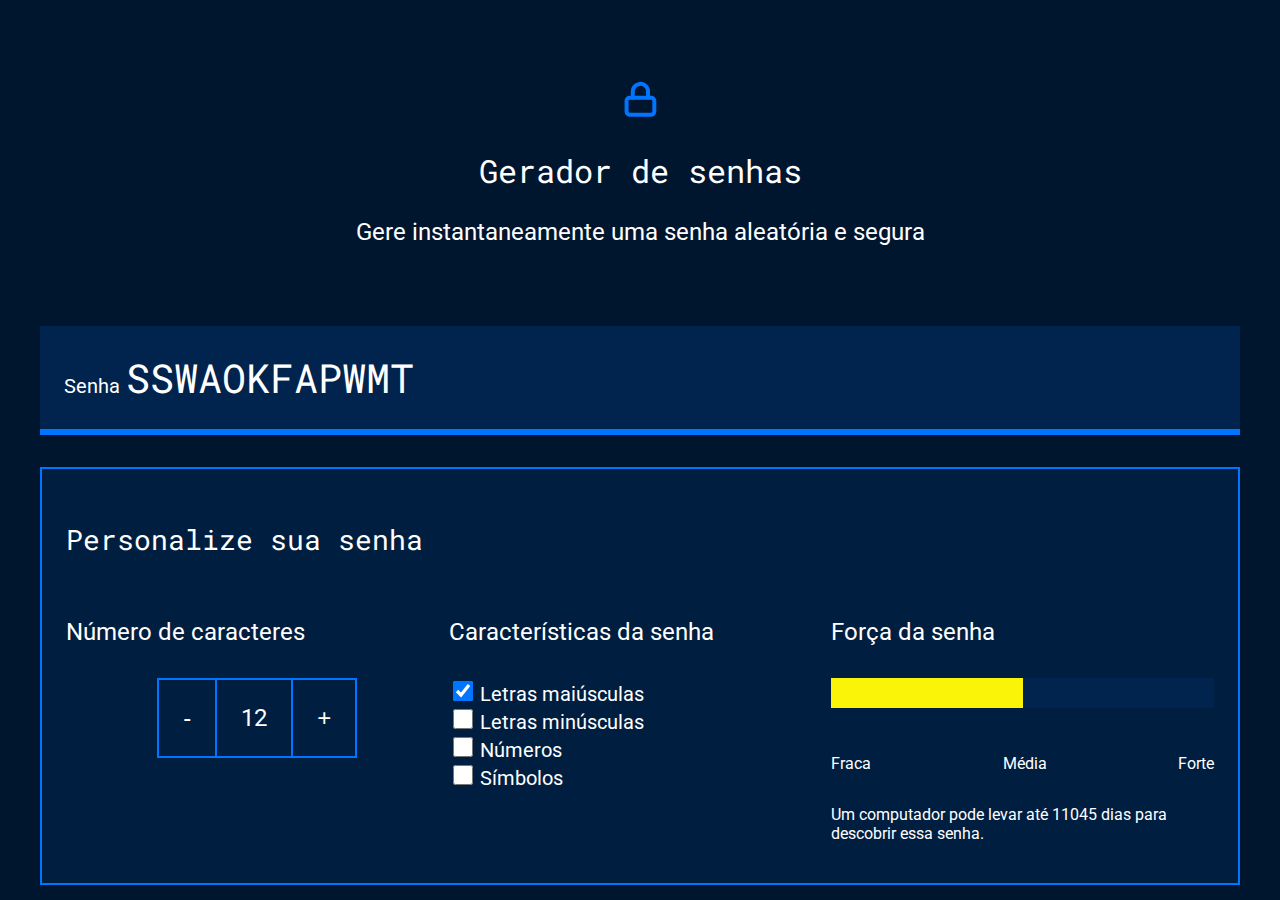
<file: 2tri/geeradorde senhas/index.html>
<!DOCTYPE html>
<html lang="pt-br">

<head>
    <meta charset="UTF-8">
    <meta name="viewport" content="width=device-width, initial-scale=1.0">
    <title>Gerador de senha</title>
    <link rel="stylesheet" href="style.css">
</head>

<body>
    <section class="conteudo">
        <div class="conteudo-titulo">
            <img src="unlock.svg" alt="cadeado fechado">
            <h2 class="titulo-principal">Gerador de senhas</h2>
            <h3 class="titulo-secundario">Gere instantaneamente uma senha aleatória e segura</h3>
        </div>
        <div class="conteudo-senha">
            <label for="senha">Senha</label>
            <input name="senha" type="text" id="campo-senha" readonly>
        </div>
        <div class="parametro">
            <h3 class="parametro-titulo">Personalize sua senha</h3>
            <div class="parametro-coluna__senha">
                <div class="parametro-senha">
                    <h4 class="parametro-senha__titulo">Número de caracteres</h4>
                    <div class="parametro-senha-botoes">
                        <button class="parametro-senha__botao">-</button>
                        <p class="parametro-senha__texto">12</p>
                        <button class="parametro-senha__botao">+</button>
                    </div>
                </div>
                <div class="parametro-senha">
                    <h4 class="parametro-senha__titulo">Características da senha</h4>
                    <div class="parametro-senha-checkbox">
                        <input name="maiusculo" type="checkbox" class="checkbox" checked>
                        <label for="maiusculo">Letras maiúsculas</label>
                    </div>
                    <div class="parametro-senha-checkbox">
                        <input name="minusculo" type="checkbox" class="checkbox">
                        <label for="minusculo">Letras minúsculas</label>
                    </div>
                    <div class="parametro-senha-checkbox">
                        <input name="numero" type="checkbox" class="checkbox">
                        <label for="numero">Números</label>
                    </div>
                    <div class="parametro-senha-checkbox">
                        <input name="simbolo" type="checkbox" class="checkbox">
                        <label for="simbolo">Símbolos</label>
                    </div>
                </div>
                <div class="parametro-senha">
                    <h4 class="parametro-senha__titulo">Força da senha</h4>
                    <div class="barra"></div>
                    <div class="forca fraca"></div>
                    <div class="parametro-senha-textos">
                        <p>Fraca</p>
                        <p>Média</p>
                        <p>Forte</p>
                    </div>
                    <p class="entropia"></p>
                </div>
            </div>
        </div>
    </section>
    <script src="main.js"></script>
</body>

</html>
</file>
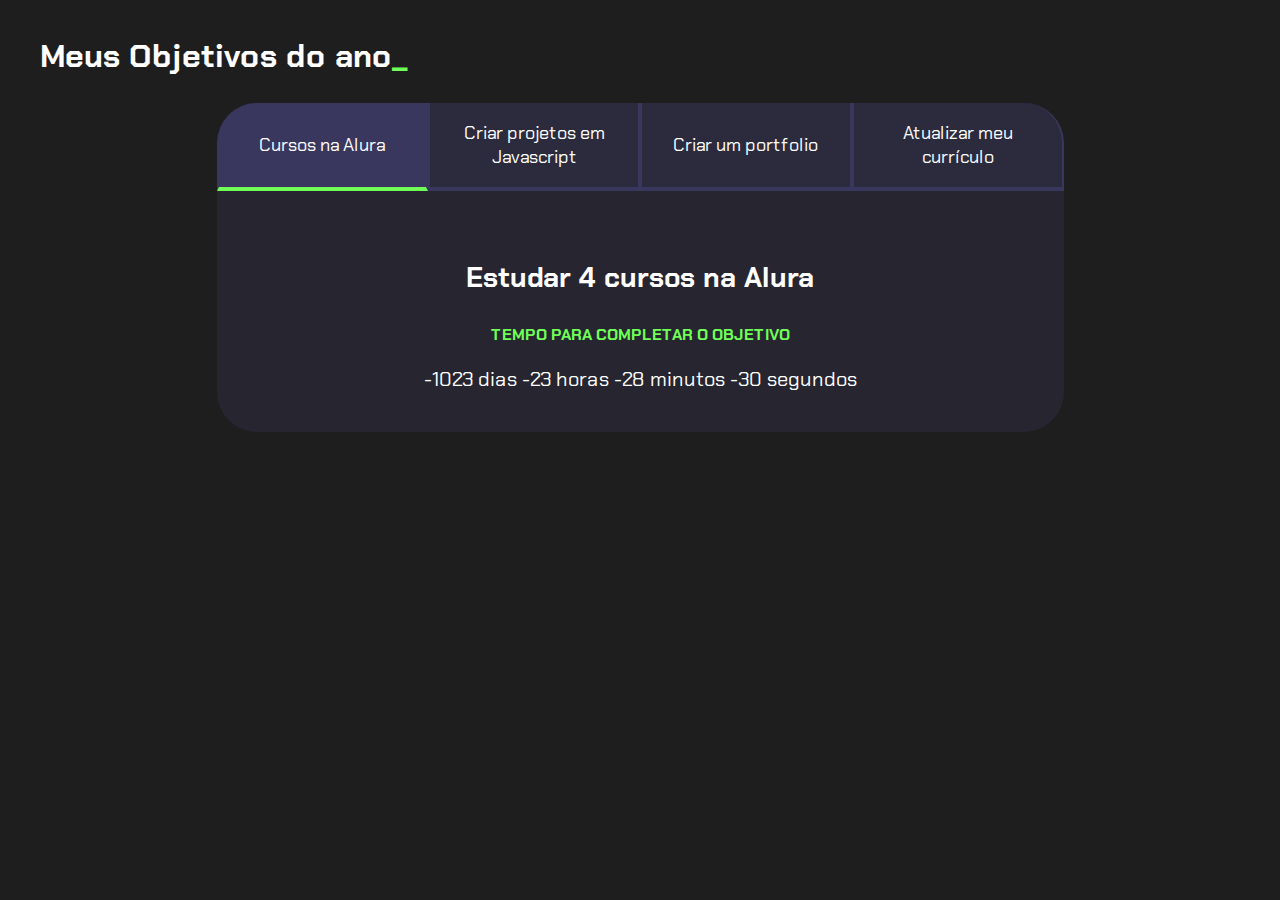
<file: 1tri/projeto2/parte1/js-projeto-de-vida-aula5/index.html>
<!DOCTYPE html>
<html lang="pt-br">

<head>
    <meta charset="UTF-8">
    <meta name="viewport" content="width=device-width, initial-scale=1.0">
    <title>Meus objetivos do ano</title>
    <link rel="stylesheet" href="style.css">
</head>

<body>
    <section class="conteudo-principal">
        <h2 class="titulo-principal">Meus Objetivos do ano<span>_</span></h2>
        <div class="conteudo">
            <div class="botoes">
                <button class="botao ativo">Cursos na Alura</button>
                <button class="botao">Criar projetos em Javascript</button>
                <button class="botao">Criar um portfolio</button>
                <button class="botao">Atualizar meu currículo</button>
            </div>
            <div class="abas-textos">
                <div class="aba-conteudo ativo">
                    <h3 class="aba-conteudo-titulo-principal">Estudar 4 cursos na Alura</h3>
                    <h4 class="aba-conteudo-titulo-secundario">Tempo para completar o objetivo</h4>
                    <div class="contador"></div>
                </div>
                <div class="aba-conteudo">
                    <h3 class="aba-conteudo-titulo-principal">Criar 5 projetos em Javascript</h3>
                    <h4 class="aba-conteudo-titulo-secundario">Tempo para completar o objetivo</h4>
                    <div class="contador"></div>
                </div>
                <div class="aba-conteudo">
                    <h3 class="aba-conteudo-titulo-principal">Criar um portfolio com os meus 3 melhores projetos</h3>
                    <h4 class="aba-conteudo-titulo-secundario">Tempo para completar o objetivo</h4>
                    <div class="contador"></div>
                </div>
                <div class="aba-conteudo">
                    <h3 class="aba-conteudo-titulo-principal">Atualizar meu curriculo com os certificados da Alura</h3>
                    <h4 class="aba-conteudo-titulo-secundario">Tempo para completar o objetivo</h4>
                    <div class="contador"></div>
                </div>
            </div>
        </div>
    </section>
    <script src="main.js"></script>
</body>

</html>
</file>
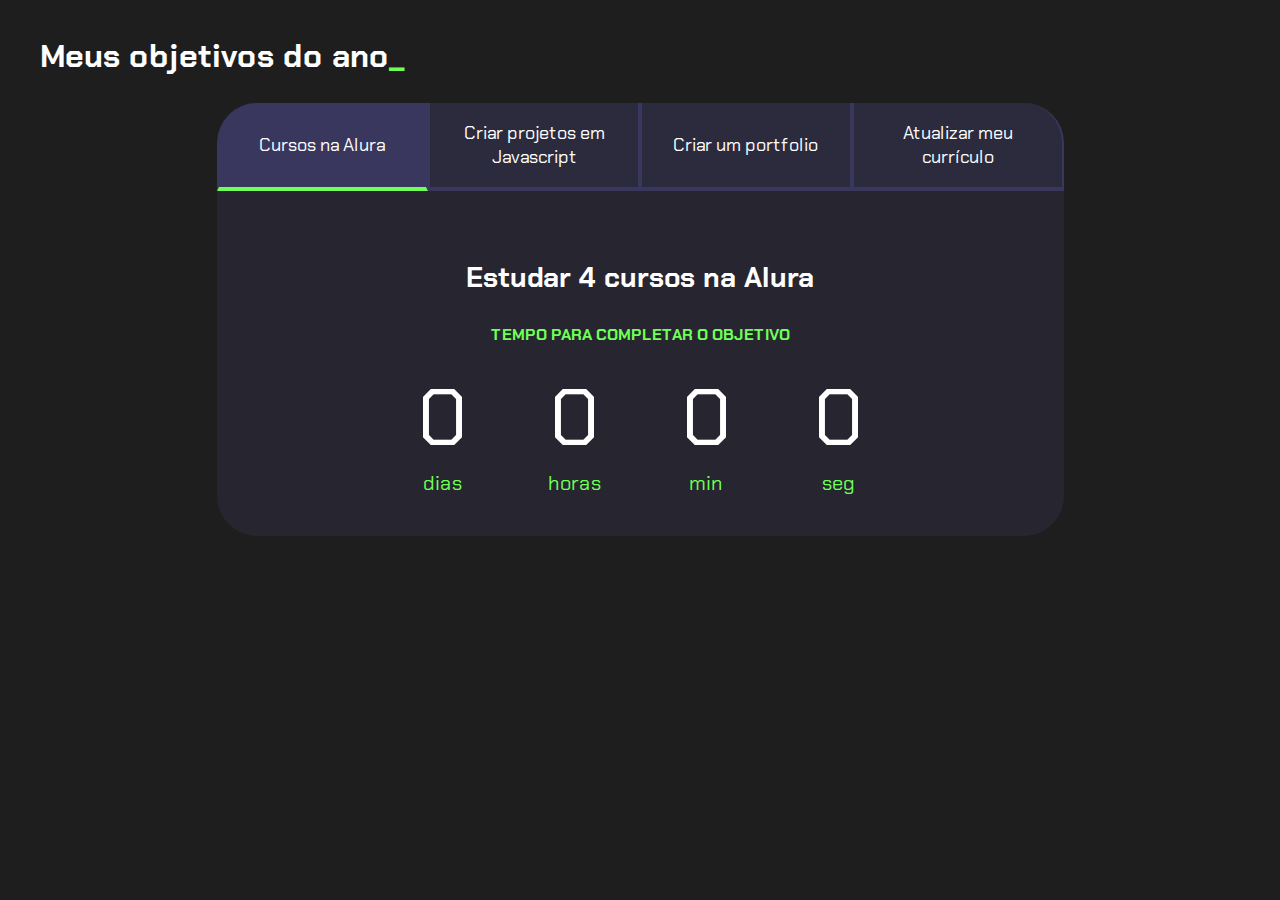
<file: 1tri/projeto2/parte2/js-projeto-de-vida-main/index.html>
<!DOCTYPE html>
<html lang="pt-br">

<head>
    <meta charset="UTF-8">
    <meta name="viewport" content="width=device-width, initial-scale=1.0">
    <title>Meus objetivos do ano</title>
    <link rel="stylesheet" href="style.css">
</head>

<body>
    <section class="conteudo-principal">
        <h2 class="titulo-principal">Meus objetivos do ano<span>_</span></h2>
        <div class="conteudo">
            <div class="botoes">
                <button class="botao ativo">Cursos na Alura</button>
                <button class="botao">Criar projetos em Javascript</button>
                <button class="botao">Criar um portfolio</button>
                <button class="botao">Atualizar meu currículo</button>
            </div>
            <div class="abas-textos">
                <div class="aba-conteudo ativo">
                    <h3 class="aba-conteudo-titulo-principal">Estudar 4 cursos na Alura</h3>
                    <h4 class="aba-conteudo-titulo-secundario">Tempo para completar o objetivo</h4>
                    <div class="contador">
                        <div class="contador-digito">
                            <p class="contador-digito-numero" id="dias0"></p>
                            <p class="contador-digito-texto">dias</p>
                        </div>
                        <div class="contador-digito">
                            <p class="contador-digito-numero" id="horas0"></p>
                            <p class="contador-digito-texto">horas</p>
                        </div>
                        <div class="contador-digito">
                            <p class="contador-digito-numero" id="min0"></p>
                            <p class="contador-digito-texto">min</p>
                        </div>
                        <div class="contador-digito">
                            <p class="contador-digito-numero" id="seg0"></p>
                            <p class="contador-digito-texto">seg</p>
                        </div>
                    </div>
                </div>
                <div class="aba-conteudo">
                    <h3 class="aba-conteudo-titulo-principal">Criar 5 projetos em Javascript</h3>
                    <h4 class="aba-conteudo-titulo-secundario">Tempo para completar o objetivo</h4>
                    <div class="contador">
                        <div class="contador-digito">
                            <p class="contador-digito-numero" id="dias1"></p>
                            <p class="contador-digito-texto">dias</p>
                        </div>
                        <div class="contador-digito">
                            <p class="contador-digito-numero" id="horas1"></p>
                            <p class="contador-digito-texto">horas</p>
                        </div>
                        <div class="contador-digito">
                            <p class="contador-digito-numero" id="min1"></p>
                            <p class="contador-digito-texto">min</p>
                        </div>
                        <div class="contador-digito">
                            <p class="contador-digito-numero" id="seg1"></p>
                            <p class="contador-digito-texto">seg</p>
                        </div>
                    </div>
                </div>
                <div class="aba-conteudo">
                    <h3 class="aba-conteudo-titulo-principal">Criar um portfolio com os meus 3 melhores projetos</h3>
                    <h4 class="aba-conteudo-titulo-secundario">Tempo para completar o objetivo</h4>
                    <div class="contador">
                        <div class="contador-digito">
                            <p class="contador-digito-numero" id="dias2"></p>
                            <p class="contador-digito-texto">dias</p>
                        </div>
                        <div class="contador-digito">
                            <p class="contador-digito-numero" id="horas2"></p>
                            <p class="contador-digito-texto">horas</p>
                        </div>
                        <div class="contador-digito">
                            <p class="contador-digito-numero" id="min2"></p>
                            <p class="contador-digito-texto">min</p>
                        </div>
                        <div class="contador-digito">
                            <p class="contador-digito-numero" id="seg2"></p>
                            <p class="contador-digito-texto">seg</p>
                        </div>
                    </div>
                </div>
                <div class="aba-conteudo">
                    <h3 class="aba-conteudo-titulo-principal">Atualizar meu curriculo com os certificados da Alura</h3>
                    <h4 class="aba-conteudo-titulo-secundario">Tempo para completar o objetivo</h4>
                    <div class="contador">
                        <div class="contador-digito">
                            <p class="contador-digito-numero" id="dias3"></p>
                            <p class="contador-digito-texto">dias</p>
                        </div>
                        <div class="contador-digito">
                            <p class="contador-digito-numero" id="horas3"></p>
                            <p class="contador-digito-texto">horas</p>
                        </div>
                        <div class="contador-digito">
                            <p class="contador-digito-numero" id="min3"></p>
                            <p class="contador-digito-texto">min</p>
                        </div>
                        <div class="contador-digito">
                            <p class="contador-digito-numero" id="seg3"></p>
                            <p class="contador-digito-texto">seg</p>
                        </div>
                    </div>
                </div>
            </div>
        </div>
    </section>
    <script src="main.js"></script>
</body>

</html>
</file>
<file: 2tri/geeradorde senhas/style.css>
@import url('https://fonts.googleapis.com/css2?family=Roboto&family=Roboto+Mono&display=swap');

:root {
    --branco: white;
    --cor-de-fundo: #00162E;
    --fundo-senha: #00244D;
    --fundo-texto: #001E40;
    --borda: #0075FF;
    --roboto: 'Roboto', sans-serif;
    --roboto-mono: 'Roboto Mono', monospace;
}

* {
    font-weight: 400;
}

body {
    color: var(--branco);
    background-color: var(--cor-de-fundo);
    font-family: var(--roboto);
}

.titulo-principal {
    font-family: var(--roboto-mono);
    font-size: 32px;
}

.titulo-secundario {
    font-size: 24px;
}

.conteudo-titulo {
    text-align: center;
    margin-top: 80px;
}

.conteudo-senha {
    margin-top: 80px;
    background: var(--fundo-senha);
    padding: 24px;
    border-bottom: 6px solid var(--borda);
}

#campo-senha {
    background-color: var(--fundo-senha);
    border: none;
    color: var(--branco);
    font-family: var(--roboto-mono);
    font-size: 40px;
    width: 70%;
}

#campo-senha:focus {
    outline: none;
}

.conteudo {
    max-width: 1200px;
    margin: 0 auto;
}

.parametro {
    background-color: var(--fundo-texto);
    border: 2px solid var(--borda);
    margin-top: 32px;
    padding: 24px;
}

.parametro-titulo {
    font-family: var(--roboto-mono);
    font-size: 28px;
}

.parametro-senha__titulo {
    font-size: 24px;
}

.parametro-coluna__senha {
    display: flex;
    flex-direction: column;
    justify-content: center;
}

.parametro-senha {
    width: 50%;
    margin: 0 auto;
}

.parametro-senha-botoes {
    display: flex;
    justify-content: center;
}

.parametro-senha__botao {
    background-color: var(--fundo-texto);
    color: var(--branco);
    border: 2px solid var(--borda);
    padding: 24px;
    font-size: 24px;
    cursor: pointer;
}

.parametro-senha__texto {
    padding: 24px;
    border-top: 2px solid var(--borda);
    border-bottom: 2px solid var(--borda);
    margin: 0;
    font-size: 24px;
}

label {
    font-size: 20px;
}

.checkbox {
    width: 20px;
    height: 20px;
    cursor: pointer;
}

.barra {
    background-color: var(--fundo-senha);
    height: 30px;
    width: 100%;
}

.forca {
    height: 30px;
    position: relative;
    bottom: 30px;
}

.fraca {
    width: 25%;
    background-color: #E71B32;
}

.media {
    background-color: #FAF408;
    width: 50%;
}

.forte {
    background-color: #00FF85;
    width: 100%;
}

.parametro-senha-textos {
    display: flex;
    justify-content: space-between;
}


@media screen and (min-width: 768px) {
    .parametro-coluna__senha {
        flex-direction: row;
    }
}
</file>
<file: 1tri/projeto2/parte1/js-projeto-de-vida-aula5/style.css>
@import url('https://fonts.googleapis.com/css2?family=Chakra+Petch:wght@400;700&display=swap');

:root {
    --cor-de-fundo: #1E1E1E;
    --verde: #6FFF57;
    --branco: #FFFFFF;
    --botao-ativo: #3A375E;
    --botao-inativo: rgba(58, 55, 94, 0.5);
    --texto-fundo: rgba(58, 55, 94, 0.3);
}

body {
    background-color: var(--cor-de-fundo);
    color: var(--branco);
    font-family: 'Chakra Petch', sans-serif;
}


.conteudo-principal {
    display: flex;
    flex-direction: column;
    justify-content: center;
    align-items: center;
    max-width: 1200px;
    width: 100%;
    margin: 0 auto;
}

.titulo-principal {
    text-align: left;
    width: 100%;
    font-size: 32px;
}

.titulo-principal span {
    color: var(--verde);
}


.botao {
    font-family: 'Chakra Petch', sans-serif;
    background-color: var(--botao-inativo);
    color: var(--branco);
    display: flex;
    justify-content: center;
    padding: 1em;
    font-size: 18px;
    align-items: center;
    width: 100%;
    border-bottom: 4px solid var(--botao-ativo);
    border-left: 2px solid var(--botao-ativo);
    border-right: 2px solid var(--botao-ativo);
    border-top: none;
}

.botao:first-child {
    border-radius: 40px 40px 0 0;
}

.botoes {
    display: block;
}

.botao.ativo {
    background-color: var(--botao-ativo);
    border-bottom: 4px solid var(--verde);
}

.abas-textos {
    background-color: var(--texto-fundo);
    padding: 40px;
    border-radius: 0 0 40px 40px;
}

.aba-conteudo.ativo {
    display: block;
}

.aba-conteudo {
    display: none;
}

.aba-conteudo-titulo-principal {
    font-size: 28px;
    text-align: center;
}

.aba-conteudo-titulo-secundario {
    text-align: center;
    color: var(--verde);
    text-transform: uppercase;
}

.contador {
    font-size: 20px;
    text-align: center;
}

@media screen and (min-width: 768px) {
    .botoes {
        display: flex;
    }

    .botao:first-child {
        border-radius: 40px 0 0 0;
    }

    .botao:last-child {
        border-radius: 0 40px 0 0;
    }
}
</file>
<file: 1tri/projeto2/parte2/js-projeto-de-vida-main/style.css>
@import url('https://fonts.googleapis.com/css2?family=Chakra+Petch:wght@400;700&display=swap');

:root {
    --cor-de-fundo: #1E1E1E;
    --verde: #6FFF57;
    --branco: #FFFFFF;
    --botao-ativo: #3A375E;
    --botao-inativo: rgba(58, 55, 94, 0.5);
    --texto-fundo: rgba(58, 55, 94, 0.3);
}

body {
    background-color: var(--cor-de-fundo);
    color: var(--branco);
    font-family: 'Chakra Petch', sans-serif;
}


.conteudo-principal {
    display: flex;
    flex-direction: column;
    justify-content: center;
    align-items: center;
    max-width: 1200px;
    width: 100%;
    margin: 0 auto;
}

.titulo-principal {
    text-align: left;
    width: 100%;
    font-size: 32px;
}

.titulo-principal span {
    color: var(--verde);
}


.botao {
    font-family: 'Chakra Petch', sans-serif;
    background-color: var(--botao-inativo);
    color: var(--branco);
    display: flex;
    justify-content: center;
    padding: 1em;
    font-size: 18px;
    align-items: center;
    width: 100%;
    border-bottom: 4px solid var(--botao-ativo);
    border-left: 2px solid var(--botao-ativo);
    border-right: 2px solid var(--botao-ativo);
    border-top: none;
}

.botao:first-child {
    border-radius: 40px 40px 0 0;
}

.botoes {
    display: block;
}

.botao.ativo {
    background-color: var(--botao-ativo);
    border-bottom: 4px solid var(--verde);
}

.abas-textos {
    background-color: var(--texto-fundo);
    padding: 40px;
    border-radius: 0 0 40px 40px;
}

.aba-conteudo.ativo {
    display: block;
}

.aba-conteudo {
    display: none;
}

.aba-conteudo-titulo-principal {
    font-size: 28px;
    text-align: center;
}

.aba-conteudo-titulo-secundario {
    text-align: center;
    color: var(--verde);
    text-transform: uppercase;
}

.contador {
    display: flex;
    justify-content: center;
    flex-wrap: wrap;
}

.contador-digito {
    padding: 0 16px;
    text-align: center;
    min-width: 100px;
}

.contador-digito-numero {
    font-size: 80px;
    margin: 0;

}

.contador-digito-texto {
    color: var(--verde);
    font-size: 20px;
    margin: 0;

}

@media screen and (min-width: 768px) {
    .botoes {
        display: flex;
    }

    .botao:first-child {
        border-radius: 40px 0 0 0;
    }

    .botao:last-child {
        border-radius: 0 40px 0 0;
    }
}
</file>
